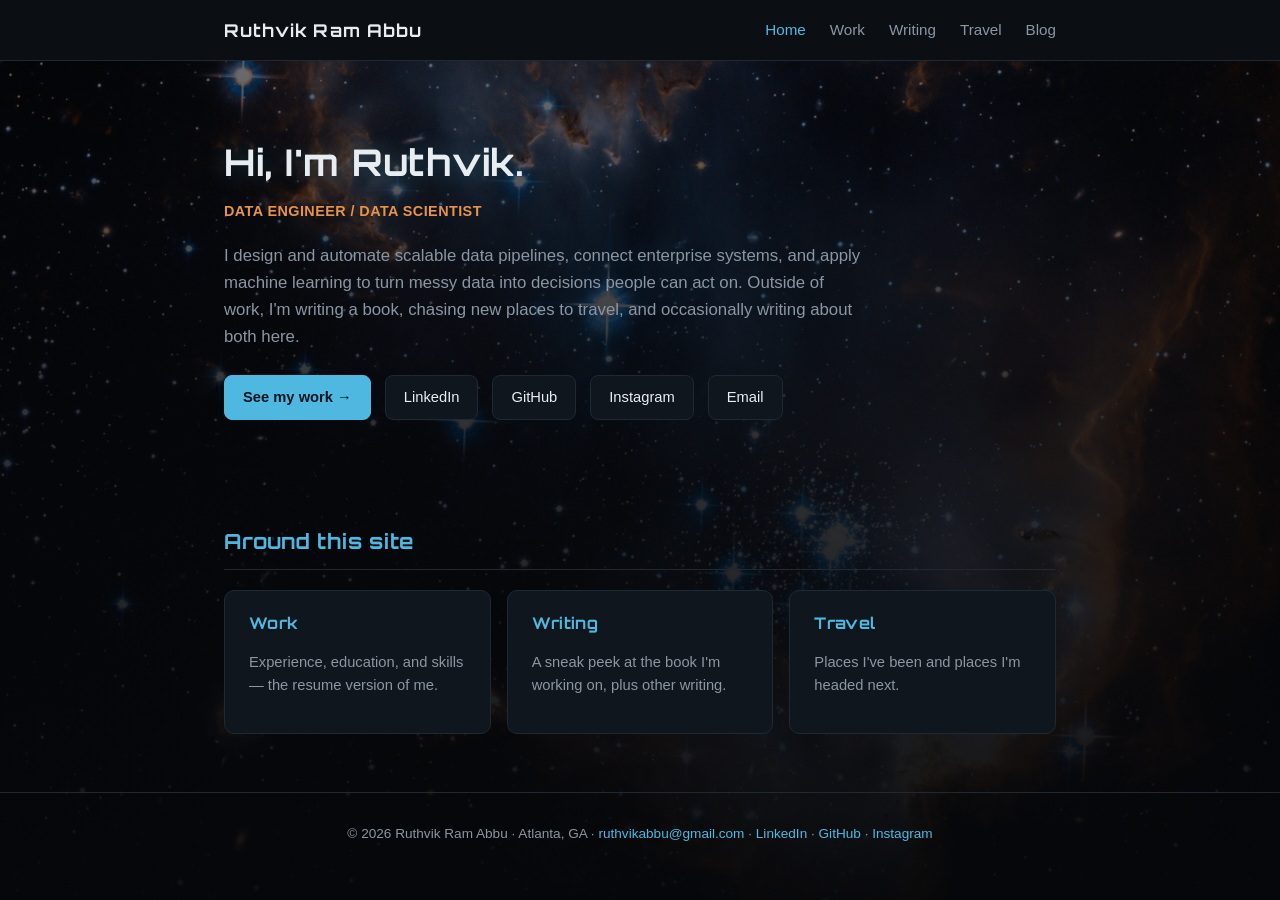
<file: index.html>
<!DOCTYPE html>
<html lang="en">
<head>
<meta charset="UTF-8">
<meta name="viewport" content="width=device-width, initial-scale=1.0">
<title>Ruthvik Ram Abbu</title>
<link rel="stylesheet" href="css/style.css">
</head>
<body class="page-index">
<header class="site-header">
  <nav class="nav">
    <a class="brand" href="index.html">Ruthvik Ram Abbu</a>
    <ul>
      <li><a class="active" href="index.html">Home</a></li>
      <li><a href="work.html">Work</a></li>
      <li><a href="writing.html">Writing</a></li>
      <li><a href="travel.html">Travel</a></li>
      <li><a href="blog.html">Blog</a></li>
    </ul>
  </nav>
</header>

<main>
  <div class="wrap">
    <section class="hero">
      <h1>Hi, I'm Ruthvik.</h1>
      <div class="role">Data Engineer / Data Scientist</div>
      <p class="lead">
        I design and automate scalable data pipelines, connect enterprise systems, and apply
        machine learning to turn messy data into decisions people can act on. Outside of work,
        I'm writing a book, chasing new places to travel, and occasionally writing about both here.
      </p>
      <div class="links-row">
        <a class="btn primary" href="work.html">See my work &rarr;</a>
        <a class="btn" href="https://www.linkedin.com/in/ruthvik-ram-abbu/" target="_blank" rel="noopener">LinkedIn</a>
        <a class="btn" href="https://github.com/abburk19" target="_blank" rel="noopener">GitHub</a>
        <a class="btn" href="https://www.instagram.com/ruthvikabbu/" target="_blank" rel="noopener">Instagram</a>
        <a class="btn" href="mailto:ruthvikabbu@gmail.com">Email</a>
      </div>
    </section>

    <section>
      <h2>Around this site</h2>
      <div class="grid-3">
        <div class="card">
          <h3><a href="work.html">Work</a></h3>
          <p style="color:var(--text-dim); font-size:0.92rem;">Experience, education, and skills &mdash; the resume version of me.</p>
        </div>
        <div class="card">
          <h3><a href="writing.html">Writing</a></h3>
          <p style="color:var(--text-dim); font-size:0.92rem;">A sneak peek at the book I'm working on, plus other writing.</p>
        </div>
        <div class="card">
          <h3><a href="travel.html">Travel</a></h3>
          <p style="color:var(--text-dim); font-size:0.92rem;">Places I've been and places I'm headed next.</p>
        </div>
      </div>
    </section>
  </div>
</main>

<footer>
  <div class="wrap">
    &copy; 2026 Ruthvik Ram Abbu &middot; Atlanta, GA &middot; <a href="mailto:ruthvikabbu@gmail.com">ruthvikabbu@gmail.com</a> &middot; <a href="https://www.linkedin.com/in/ruthvik-ram-abbu/" target="_blank" rel="noopener">LinkedIn</a> &middot; <a href="https://github.com/abburk19" target="_blank" rel="noopener">GitHub</a> &middot; <a href="https://www.instagram.com/ruthvikabbu/" target="_blank" rel="noopener">Instagram</a>
  </div>
</footer>
</body>
</html>
</file>
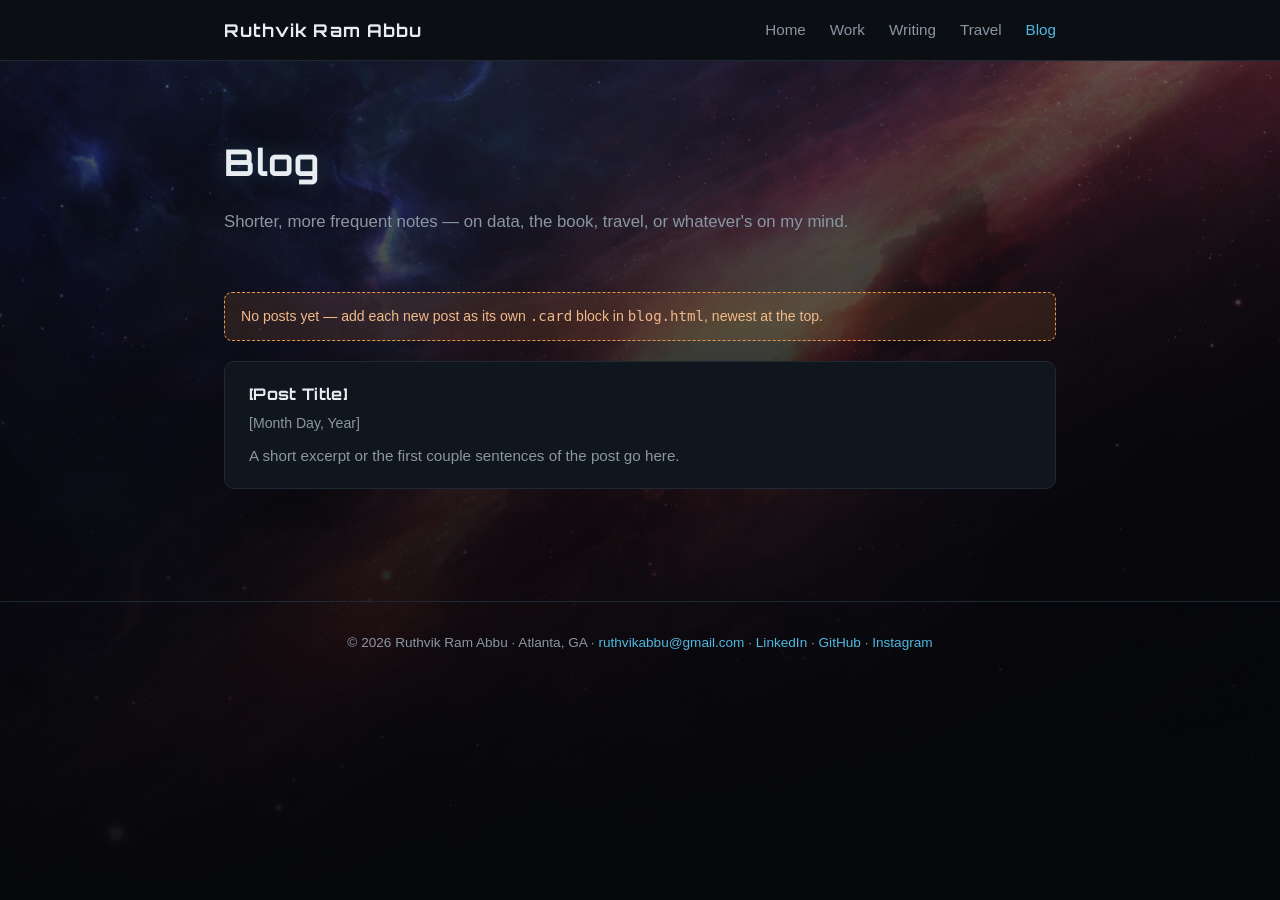
<file: blog.html>
<!DOCTYPE html>
<html lang="en">
<head>
<meta charset="UTF-8">
<meta name="viewport" content="width=device-width, initial-scale=1.0">
<title>Blog | Ruthvik Ram Abbu</title>
<link rel="stylesheet" href="css/style.css">
</head>
<body class="page-blog">
  <header class="site-header">
  <nav class="nav">
    <a class="brand" href="index.html">Ruthvik Ram Abbu</a>
    <ul>
      <li><a href="index.html">Home</a></li>
      <li><a href="work.html">Work</a></li>
      <li><a href="writing.html">Writing</a></li>
      <li><a href="travel.html">Travel</a></li>
      <li><a class="active" href="blog.html">Blog</a></li>
    </ul>
  </nav>
</header>

<main>
  <div class="wrap">
    <section class="hero" style="padding-bottom:0;">
      <h1>Blog</h1>
      <p class="lead">Shorter, more frequent notes &mdash; on data, the book, travel, or whatever's on my mind.</p>
    </section>

    <section>
<div class="placeholder-note" id="blog-placeholder-note">        No posts yet &mdash; add each new post as its own <code>.card</code> block in <code>blog.html</code>,
        newest at the top.
      </div>

      <div id="posts-list">
        <div class="card">
        <h3>[Post Title]</h3>
        <div class="meta">[Month Day, Year]</div>
        <p style="color:var(--text-dim); font-size:0.95rem; margin:0;">A short excerpt or the first couple sentences of the post go here.</p>
      </div>
      </div>
    </section>
  </div>
</main>

<footer>
  <div class="wrap">
    &copy; 2026 Ruthvik Ram Abbu &middot; Atlanta, GA &middot; <a href="mailto:ruthvikabbu@gmail.com">ruthvikabbu@gmail.com</a> &middot; <a href="https://www.linkedin.com/in/ruthvik-ram-abbu/" target="_blank" rel="noopener">LinkedIn</a> &middot; <a href="https://github.com/abburk19" target="_blank" rel="noopener">GitHub</a> &middot; <a href="https://www.instagram.com/ruthvikabbu/" target="_blank" rel="noopener">Instagram</a>
  </div>
</footer>
<script src="js/site-data.js"></script>
</body>
</html>
</file>
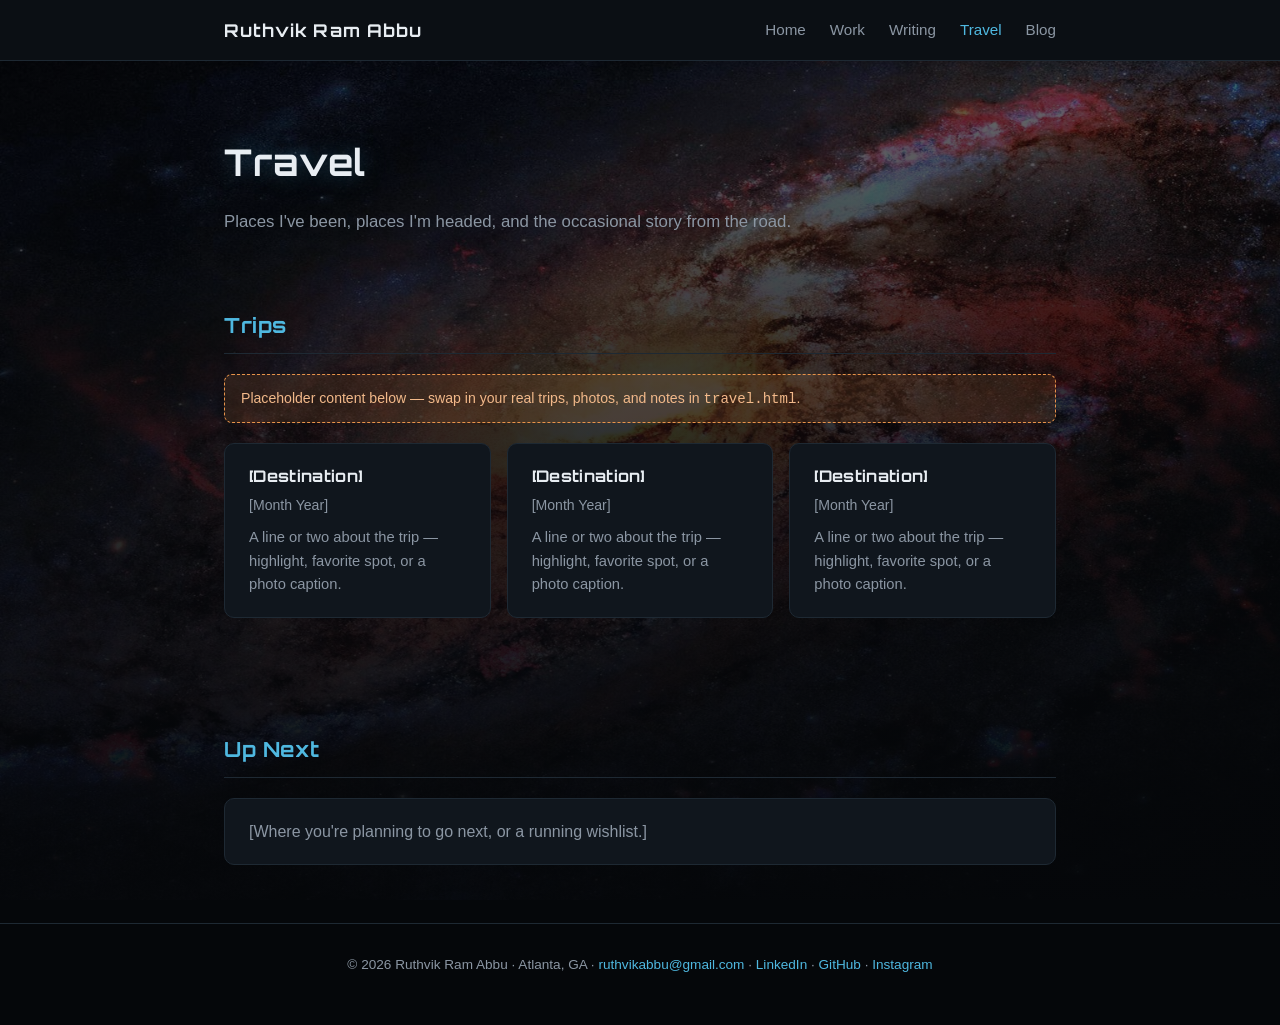
<file: travel.html>
<!DOCTYPE html>
<html lang="en">
<head>
<meta charset="UTF-8">
<meta name="viewport" content="width=device-width, initial-scale=1.0">
<title>Travel | Ruthvik Ram Abbu</title>
<link rel="stylesheet" href="css/style.css">
</head>
<body class="page-travel">
  <header class="site-header">
  <nav class="nav">
    <a class="brand" href="index.html">Ruthvik Ram Abbu</a>
    <ul>
      <li><a href="index.html">Home</a></li>
      <li><a href="work.html">Work</a></li>
      <li><a href="writing.html">Writing</a></li>
      <li><a class="active" href="travel.html">Travel</a></li>
      <li><a href="blog.html">Blog</a></li>
    </ul>
  </nav>
</header>

<main>
  <div class="wrap">
    <section class="hero" style="padding-bottom:0;">
      <h1>Travel</h1>
      <p class="lead">Places I've been, places I'm headed, and the occasional story from the road.</p>
    </section>

    <section>
      <h2>Trips</h2>

<div class="placeholder-note" id="trips-placeholder-note">        Placeholder content below &mdash; swap in your real trips, photos, and notes in <code>travel.html</code>.
      </div>

<div class="grid-3" id="trips-grid">        <div class="card">
          <h3>[Destination]</h3>
          <div class="meta">[Month Year]</div>
          <p style="color:var(--text-dim); font-size:0.92rem; margin:0;">A line or two about the trip &mdash; highlight, favorite spot, or a photo caption.</p>
        </div>
        <div class="card">
          <h3>[Destination]</h3>
          <div class="meta">[Month Year]</div>
          <p style="color:var(--text-dim); font-size:0.92rem; margin:0;">A line or two about the trip &mdash; highlight, favorite spot, or a photo caption.</p>
        </div>
        <div class="card">
          <h3>[Destination]</h3>
          <div class="meta">[Month Year]</div>
          <p style="color:var(--text-dim); font-size:0.92rem; margin:0;">A line or two about the trip &mdash; highlight, favorite spot, or a photo caption.</p>
        </div>
      </div>
    </section>

    <section>
      <h2>Up Next</h2>
      <div class="card">
        <p style="color:var(--text-dim); margin:0;">[Where you're planning to go next, or a running wishlist.]</p>
      </div>
    </section>
  </div>
</main>

<footer>
  <div class="wrap">
    &copy; 2026 Ruthvik Ram Abbu &middot; Atlanta, GA &middot; <a href="mailto:ruthvikabbu@gmail.com">ruthvikabbu@gmail.com</a> &middot; <a href="https://www.linkedin.com/in/ruthvik-ram-abbu/" target="_blank" rel="noopener">LinkedIn</a> &middot; <a href="https://github.com/abburk19" target="_blank" rel="noopener">GitHub</a> &middot; <a href="https://www.instagram.com/ruthvikabbu/" target="_blank" rel="noopener">Instagram</a>
  </div>
</footer>
<script src="js/site-data.js"></script>
</body>
</html>
</file>
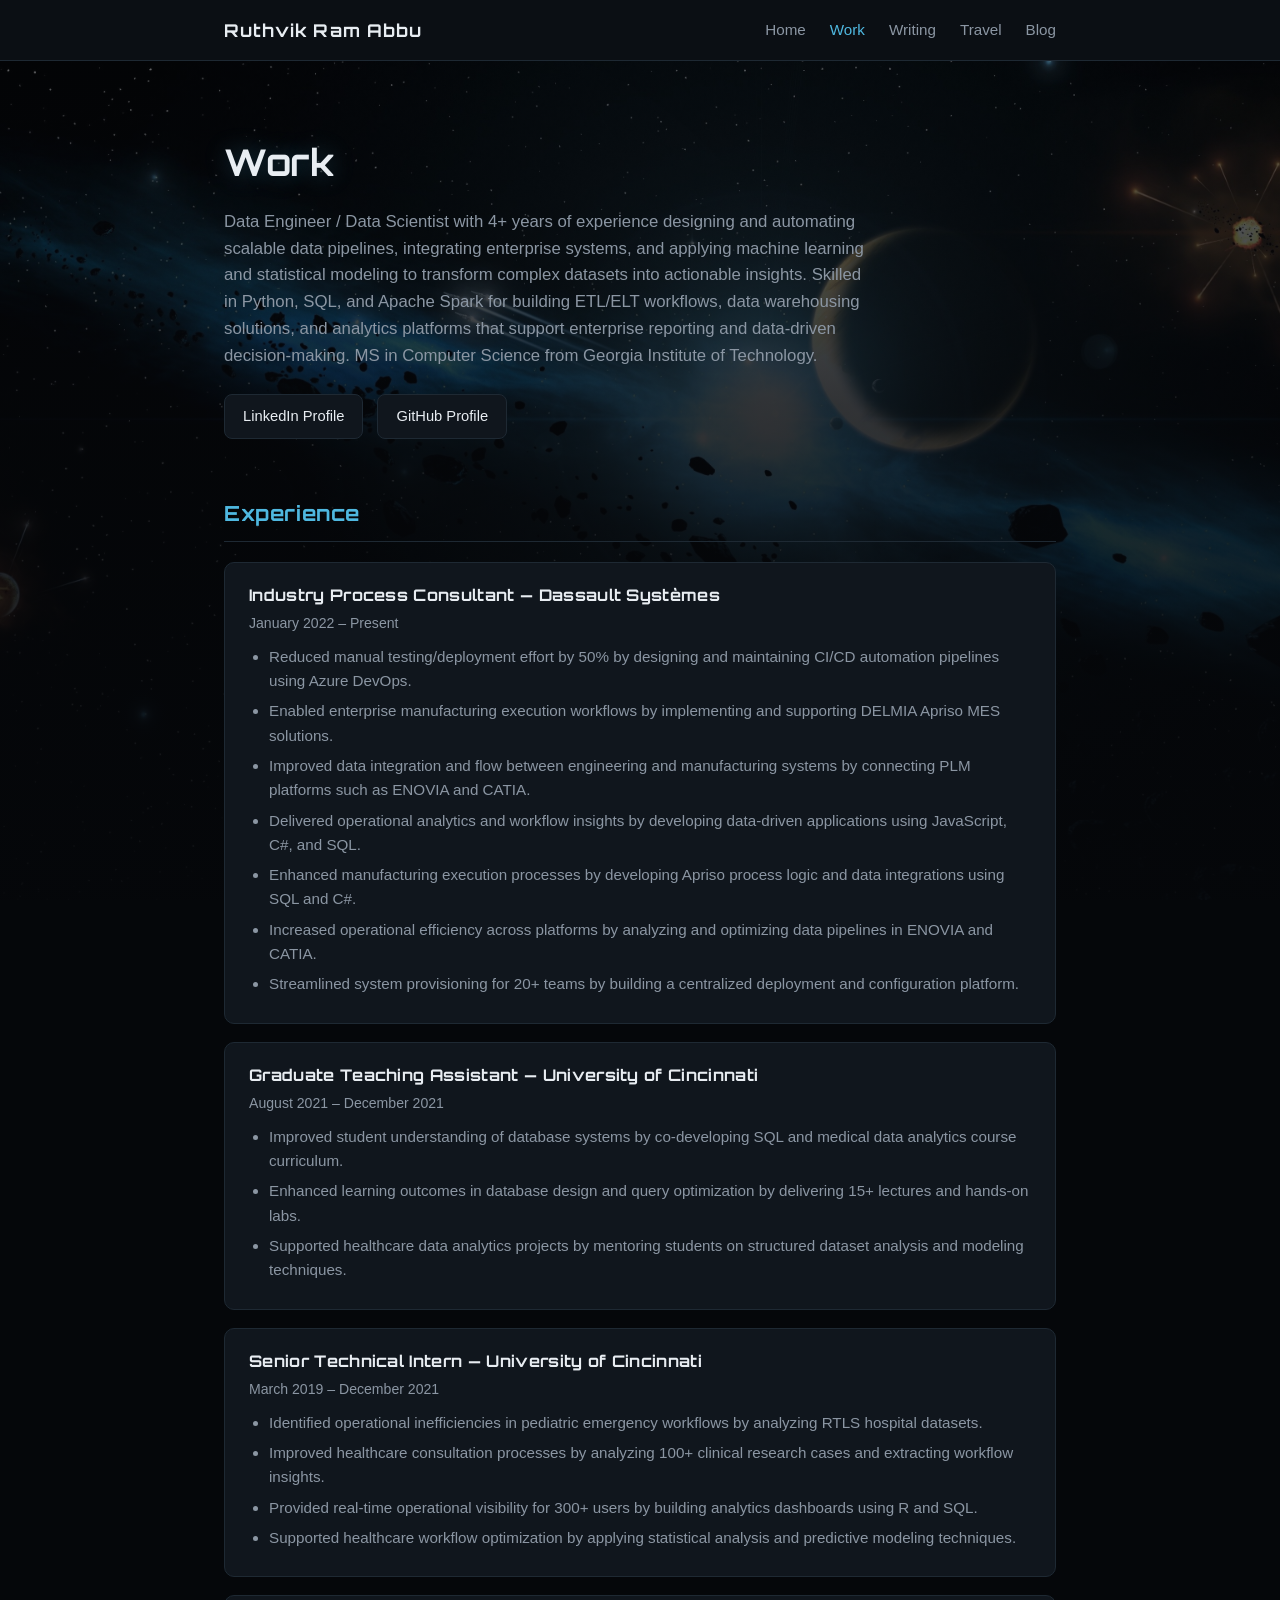
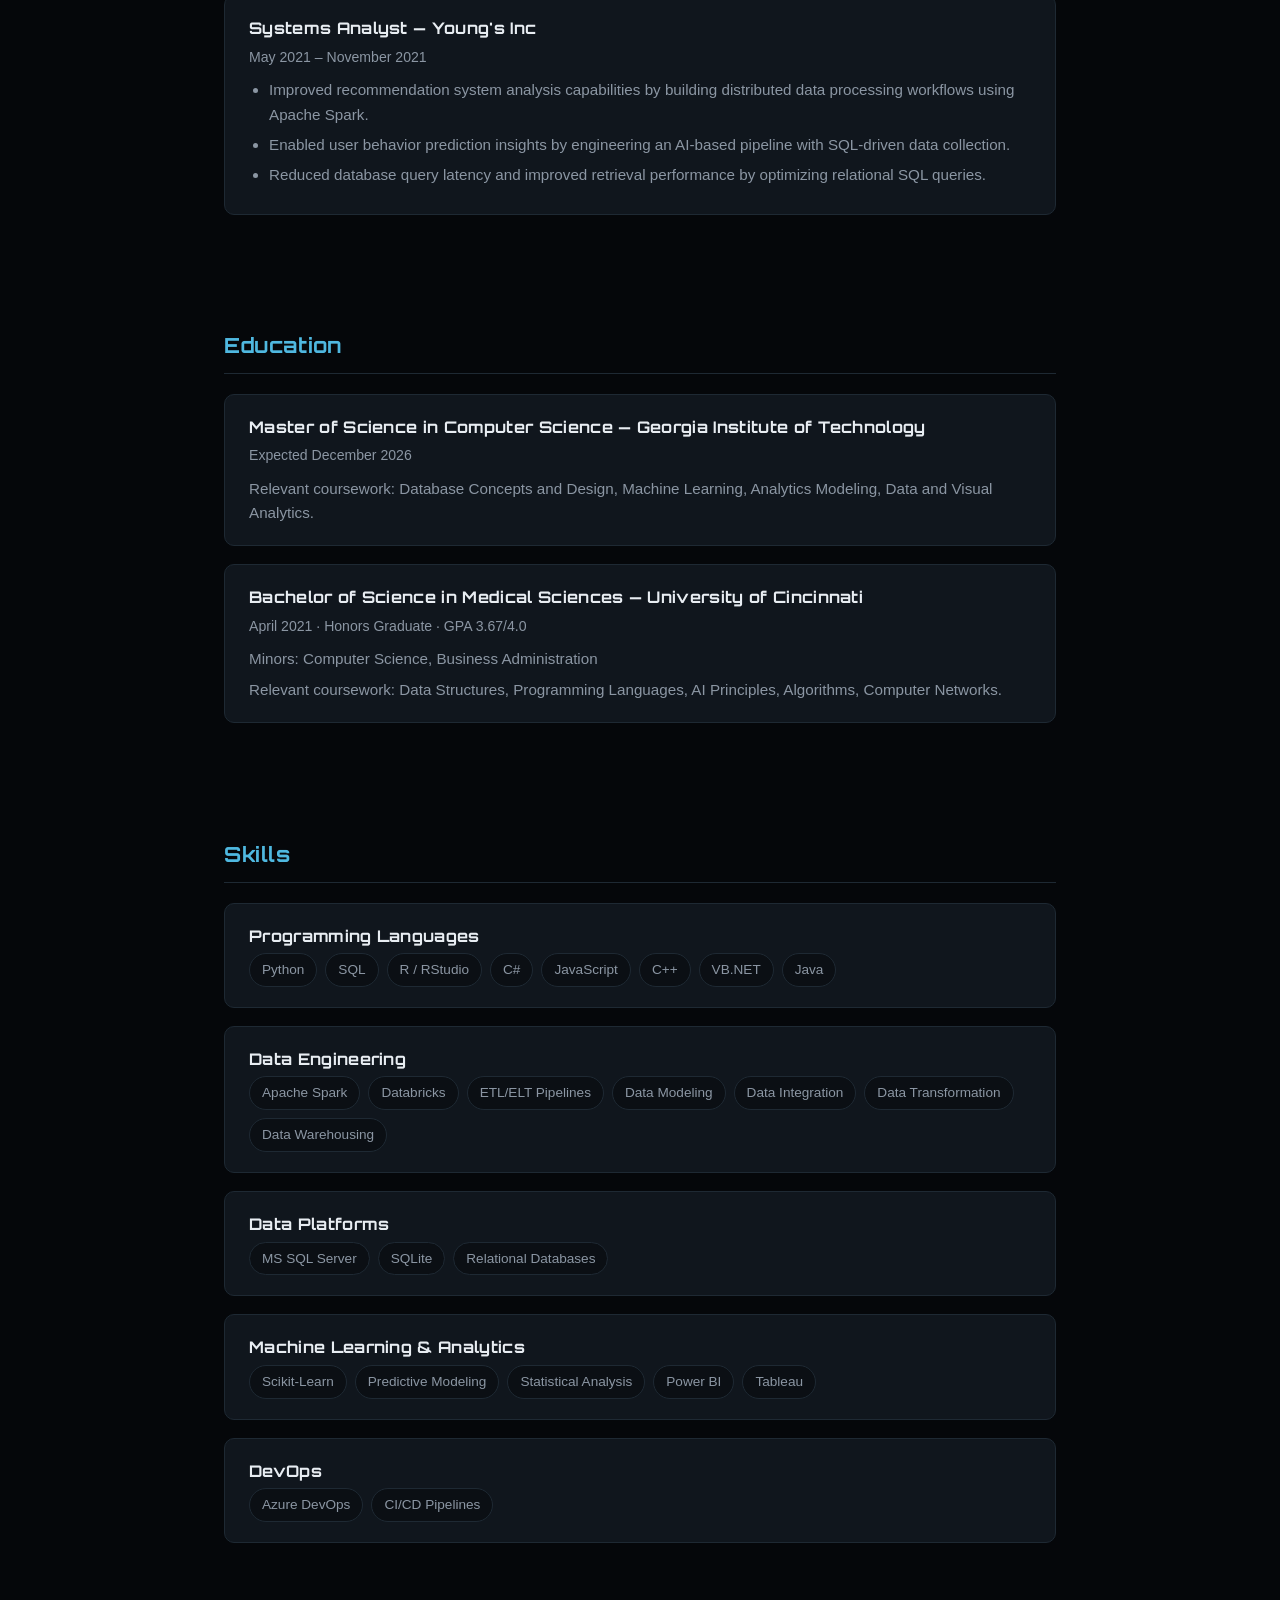
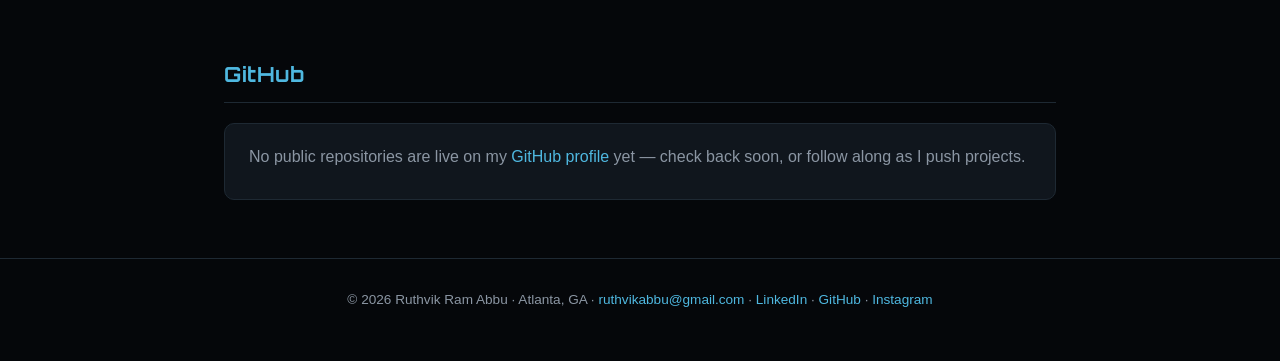
<file: work.html>
<!DOCTYPE html>
<html lang="en">
<head>
<meta charset="UTF-8">
<meta name="viewport" content="width=device-width, initial-scale=1.0">
<title>Work | Ruthvik Ram Abbu</title>
<link rel="stylesheet" href="css/style.css">
</head>
<body class="page-work">
  <header class="site-header">
  <nav class="nav">
    <a class="brand" href="index.html">Ruthvik Ram Abbu</a>
    <ul>
      <li><a href="index.html">Home</a></li>
      <li><a class="active" href="work.html">Work</a></li>
      <li><a href="writing.html">Writing</a></li>
      <li><a href="travel.html">Travel</a></li>
      <li><a href="blog.html">Blog</a></li>
    </ul>
  </nav>
</header>

<main>
  <div class="wrap">
    <section class="hero" style="padding-bottom:0;">
      <h1>Work</h1>
      <p class="lead">
        Data Engineer / Data Scientist with 4+ years of experience designing and automating
        scalable data pipelines, integrating enterprise systems, and applying machine learning
        and statistical modeling to transform complex datasets into actionable insights.
        Skilled in Python, SQL, and Apache Spark for building ETL/ELT workflows, data warehousing
        solutions, and analytics platforms that support enterprise reporting and data-driven
        decision-making. MS in Computer Science from Georgia Institute of Technology.
      </p>
      <div class="links-row">
        <a class="btn" href="https://www.linkedin.com/in/ruthvik-ram-abbu/" target="_blank" rel="noopener">LinkedIn Profile</a>
        <a class="btn" href="https://github.com/abburk19" target="_blank" rel="noopener">GitHub Profile</a>
      </div>
    </section>

    <section>
      <h2>Experience</h2>

      <div class="card">
        <h3>Industry Process Consultant &mdash; Dassault Syst&egrave;mes</h3>
        <div class="meta">January 2022 &ndash; Present</div>
        <ul>
          <li>Reduced manual testing/deployment effort by 50% by designing and maintaining CI/CD automation pipelines using Azure DevOps.</li>
          <li>Enabled enterprise manufacturing execution workflows by implementing and supporting DELMIA Apriso MES solutions.</li>
          <li>Improved data integration and flow between engineering and manufacturing systems by connecting PLM platforms such as ENOVIA and CATIA.</li>
          <li>Delivered operational analytics and workflow insights by developing data-driven applications using JavaScript, C#, and SQL.</li>
          <li>Enhanced manufacturing execution processes by developing Apriso process logic and data integrations using SQL and C#.</li>
          <li>Increased operational efficiency across platforms by analyzing and optimizing data pipelines in ENOVIA and CATIA.</li>
          <li>Streamlined system provisioning for 20+ teams by building a centralized deployment and configuration platform.</li>
        </ul>
      </div>

      <div class="card">
        <h3>Graduate Teaching Assistant &mdash; University of Cincinnati</h3>
        <div class="meta">August 2021 &ndash; December 2021</div>
        <ul>
          <li>Improved student understanding of database systems by co-developing SQL and medical data analytics course curriculum.</li>
          <li>Enhanced learning outcomes in database design and query optimization by delivering 15+ lectures and hands-on labs.</li>
          <li>Supported healthcare data analytics projects by mentoring students on structured dataset analysis and modeling techniques.</li>
        </ul>
      </div>

      <div class="card">
        <h3>Senior Technical Intern &mdash; University of Cincinnati</h3>
        <div class="meta">March 2019 &ndash; December 2021</div>
        <ul>
          <li>Identified operational inefficiencies in pediatric emergency workflows by analyzing RTLS hospital datasets.</li>
          <li>Improved healthcare consultation processes by analyzing 100+ clinical research cases and extracting workflow insights.</li>
          <li>Provided real-time operational visibility for 300+ users by building analytics dashboards using R and SQL.</li>
          <li>Supported healthcare workflow optimization by applying statistical analysis and predictive modeling techniques.</li>
        </ul>
      </div>

      <div class="card">
        <h3>Systems Analyst &mdash; Young's Inc</h3>
        <div class="meta">May 2021 &ndash; November 2021</div>
        <ul>
          <li>Improved recommendation system analysis capabilities by building distributed data processing workflows using Apache Spark.</li>
          <li>Enabled user behavior prediction insights by engineering an AI-based pipeline with SQL-driven data collection.</li>
          <li>Reduced database query latency and improved retrieval performance by optimizing relational SQL queries.</li>
        </ul>
      </div>
    </section>

    <section>
      <h2>Education</h2>

      <div class="card">
        <h3>Master of Science in Computer Science &mdash; Georgia Institute of Technology</h3>
        <div class="meta">Expected December 2026</div>
        <p style="color:var(--text-dim); font-size:0.95rem; margin:0;">Relevant coursework: Database Concepts and Design, Machine Learning, Analytics Modeling, Data and Visual Analytics.</p>
      </div>

      <div class="card">
        <h3>Bachelor of Science in Medical Sciences &mdash; University of Cincinnati</h3>
        <div class="meta">April 2021 &middot; Honors Graduate &middot; GPA 3.67/4.0</div>
        <p style="color:var(--text-dim); font-size:0.95rem; margin:0 0 6px;">Minors: Computer Science, Business Administration</p>
        <p style="color:var(--text-dim); font-size:0.95rem; margin:0;">Relevant coursework: Data Structures, Programming Languages, AI Principles, Algorithms, Computer Networks.</p>
      </div>
    </section>

    <section>
      <h2>Skills</h2>
      <div class="card">
        <h3>Programming Languages</h3>
        <div class="tag-grid">
          <span class="tag">Python</span><span class="tag">SQL</span><span class="tag">R / RStudio</span>
          <span class="tag">C#</span><span class="tag">JavaScript</span><span class="tag">C++</span>
          <span class="tag">VB.NET</span><span class="tag">Java</span>
        </div>
      </div>
      <div class="card">
        <h3>Data Engineering</h3>
        <div class="tag-grid">
          <span class="tag">Apache Spark</span><span class="tag">Databricks</span><span class="tag">ETL/ELT Pipelines</span>
          <span class="tag">Data Modeling</span><span class="tag">Data Integration</span><span class="tag">Data Transformation</span>
          <span class="tag">Data Warehousing</span>
        </div>
      </div>
      <div class="card">
        <h3>Data Platforms</h3>
        <div class="tag-grid">
          <span class="tag">MS SQL Server</span><span class="tag">SQLite</span><span class="tag">Relational Databases</span>
        </div>
      </div>
      <div class="card">
        <h3>Machine Learning &amp; Analytics</h3>
        <div class="tag-grid">
          <span class="tag">Scikit-Learn</span><span class="tag">Predictive Modeling</span><span class="tag">Statistical Analysis</span>
          <span class="tag">Power BI</span><span class="tag">Tableau</span>
        </div>
      </div>
      <div class="card">
        <h3>DevOps</h3>
        <div class="tag-grid">
          <span class="tag">Azure DevOps</span><span class="tag">CI/CD Pipelines</span>
        </div>
      </div>
    </section>

    <section>
      <h2>GitHub</h2>
      <div class="card">
        <p style="color:var(--text-dim); margin:0 0 10px;">
          No public repositories are live on my <a href="https://github.com/abburk19" target="_blank" rel="noopener">GitHub profile</a> yet &mdash;
          check back soon, or follow along as I push projects.
        </p>
      </div>
    </section>
  </div>
</main>

<footer>
  <div class="wrap">
    &copy; 2026 Ruthvik Ram Abbu &middot; Atlanta, GA &middot; <a href="mailto:ruthvikabbu@gmail.com">ruthvikabbu@gmail.com</a> &middot; <a href="https://www.linkedin.com/in/ruthvik-ram-abbu/" target="_blank" rel="noopener">LinkedIn</a> &middot; <a href="https://github.com/abburk19" target="_blank" rel="noopener">GitHub</a> &middot; <a href="https://www.instagram.com/ruthvikabbu/" target="_blank" rel="noopener">Instagram</a>
  </div>
</footer>
</body>
</html>
</file>
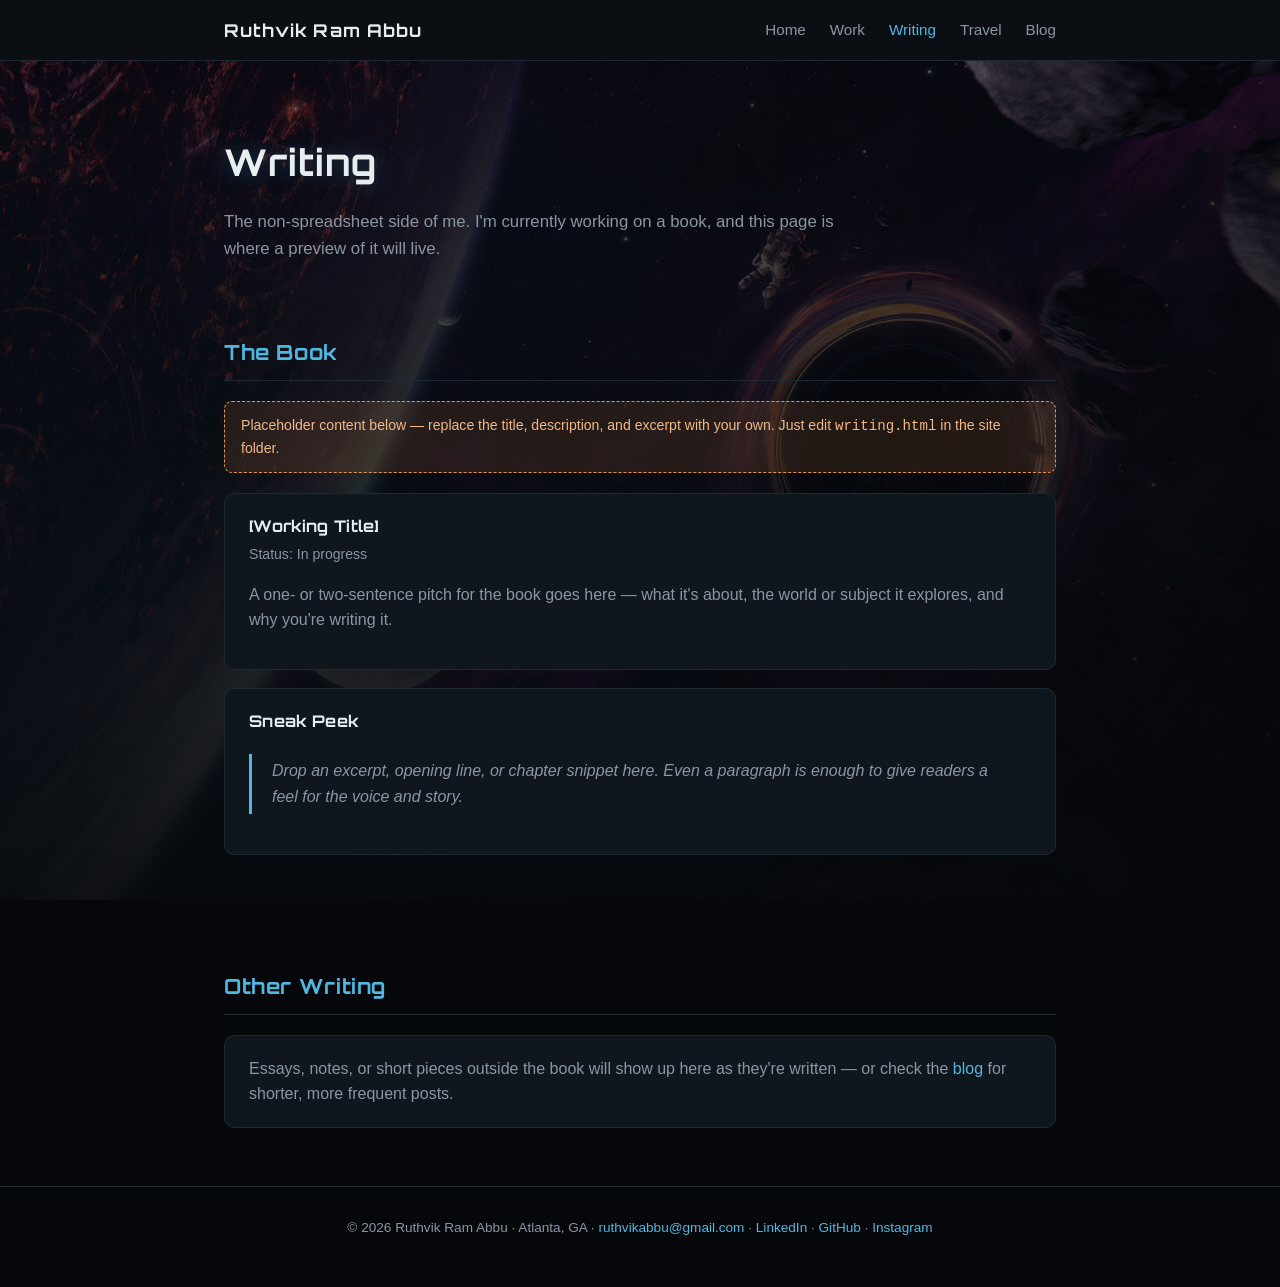
<file: writing.html>
<!DOCTYPE html>
<html lang="en">
<head>
<meta charset="UTF-8">
<meta name="viewport" content="width=device-width, initial-scale=1.0">
<title>Writing | Ruthvik Ram Abbu</title>
<link rel="stylesheet" href="css/style.css">
</head>
<body class="page-writing">
  <header class="site-header">
  <nav class="nav">
    <a class="brand" href="index.html">Ruthvik Ram Abbu</a>
    <ul>
      <li><a href="index.html">Home</a></li>
      <li><a href="work.html">Work</a></li>
      <li><a class="active" href="writing.html">Writing</a></li>
      <li><a href="travel.html">Travel</a></li>
      <li><a href="blog.html">Blog</a></li>
    </ul>
  </nav>
</header>

<main>
  <div class="wrap">
    <section class="hero" style="padding-bottom:0;">
      <h1>Writing</h1>
      <p class="lead">The non-spreadsheet side of me. I'm currently working on a book, and this page is where a preview of it will live.</p>
    </section>

    <section>
      <h2>The Book</h2>

      <div class="placeholder-note">
        Placeholder content below &mdash; replace the title, description, and excerpt with your own.
        Just edit <code>writing.html</code> in the site folder.
      </div>

      <div class="card">
        <h3>[Working Title]</h3>
        <div class="meta">Status: In progress</div>
        <p style="color:var(--text-dim);">
          A one- or two-sentence pitch for the book goes here &mdash; what it's about, the world or
          subject it explores, and why you're writing it.
        </p>
      </div>

      <div class="card">
        <h3>Sneak Peek</h3>
        <blockquote>
          Drop an excerpt, opening line, or chapter snippet here. Even a paragraph is enough to
          give readers a feel for the voice and story.
        </blockquote>
      </div>
    </section>

    <section>
      <h2>Other Writing</h2>
      <div class="card">
        <p style="color:var(--text-dim); margin:0;">
          Essays, notes, or short pieces outside the book will show up here as they're written &mdash;
          or check the <a href="blog.html">blog</a> for shorter, more frequent posts.
        </p>
      </div>
    </section>
  </div>
</main>

<footer>
  <div class="wrap">
    &copy; 2026 Ruthvik Ram Abbu &middot; Atlanta, GA &middot; <a href="mailto:ruthvikabbu@gmail.com">ruthvikabbu@gmail.com</a> &middot; <a href="https://www.linkedin.com/in/ruthvik-ram-abbu/" target="_blank" rel="noopener">LinkedIn</a> &middot; <a href="https://github.com/abburk19" target="_blank" rel="noopener">GitHub</a> &middot; <a href="https://www.instagram.com/ruthvikabbu/" target="_blank" rel="noopener">Instagram</a>
  </div>
</footer>
</body>
</html>
</file>
<file: css/style.css>
@import url('https://fonts.googleapis.com/css2?family=Orbitron:wght@600;700&display=swap');

:root {
        --bg: #05070a;
        --bg-soft: #0b0f14;
        --card: #10161d;
        --text: #e8edf2;
        --text-dim: #8b96a3;
        --accent: #4fb8e0;
        --accent-2: #e8934a;
        --border: #1e2933;
        --maxw: 880px;
        --font-display: 'Orbitron', 'Segoe UI', sans-serif;
}

* { box-sizing: border-box; }

html { scroll-behavior: smooth; }

body {
          margin: 0;
          font-family: "Segoe UI", -apple-system, BlinkMacSystemFont, Roboto, Helvetica, Arial, sans-serif;
          background-image:
            linear-gradient(180deg, rgba(5, 7, 10, 0.55) 0%, rgba(5, 7, 10, 0.82) 45%, rgba(5, 7, 10, 0.96) 100%),
                      var(--page-bg, none);
          background-size: cover;
          background-position: center;
          background-repeat: no-repeat;
          background-attachment: fixed;
          background-color: var(--bg);
          color: var(--text);
          line-height: 1.6;
}

body.page-index   { --page-bg: url('../Background%20images/wp12481909-dark-space-4k-wallpapers.jpg'); }
body.page-work    { --page-bg: url('../Background%20images/wp12489447-4k-desktop-space-wallpapers.jpg'); }
body.page-writing { --page-bg: url('../Background%20images/wp12251869-interstellar-space-wallpapers.jpg'); }
body.page-travel  { --page-bg: url('../Background%20images/wp12665976-deep-space-4k-wallpapers.jpg'); }
body.page-blog    { --page-bg: url('../Background%20images/wp12560083-4k-astronomy-wallpapers.jpg'); }

a { color: var(--accent); text-decoration: none; }
a:hover { text-decoration: underline; }

.wrap {
        max-width: var(--maxw);
        margin: 0 auto;
        padding: 0 24px;
}

header.site-header {
        border-bottom: 1px solid var(--border);
        background: var(--bg-soft);
        position: sticky;
        top: 0;
        z-index: 10;
}

.nav {
        display: flex;
        align-items: center;
        justify-content: space-between;
        max-width: var(--maxw);
        margin: 0 auto;
        padding: 16px 24px;
}

.nav .brand {
        font-family: var(--font-display);
        font-weight: 700;
        font-size: 1.1rem;
        color: var(--text);
        letter-spacing: 0.06em;
}

.nav .brand:hover { text-decoration: none; color: var(--accent); }

.nav ul {
        list-style: none;
        display: flex;
        gap: 24px;
        margin: 0;
        padding: 0;
}

.nav ul li a {
        color: var(--text-dim);
        font-size: 0.95rem;
}

.nav ul li a.active,
.nav ul li a:hover {
        color: var(--accent);
}

main { min-height: 60vh; }

.hero {
        padding: 72px 0 48px;
}

.hero h1 {
        font-family: var(--font-display);
        font-size: 2.3rem;
        letter-spacing: 0.02em;
        margin: 0 0 8px;
        text-shadow: 0 0 24px rgba(79, 184, 224, 0.3);
}

.hero .role {
        color: var(--accent-2);
        font-weight: 600;
        letter-spacing: 0.03em;
        text-transform: uppercase;
        font-size: 0.9rem;
        margin-bottom: 20px;
}

.hero p.lead {
        color: var(--text-dim);
        max-width: 640px;
        font-size: 1.05rem;
}

.links-row {
        display: flex;
        gap: 14px;
        margin-top: 24px;
        flex-wrap: wrap;
}

.btn {
        display: inline-flex;
        align-items: center;
        gap: 8px;
        padding: 10px 18px;
        border-radius: 8px;
        border: 1px solid var(--border);
        color: var(--text);
        font-size: 0.92rem;
        background: var(--card);
}

.btn:hover { border-color: var(--accent); text-decoration: none; color: var(--accent); }

.btn.primary {
        background: var(--accent);
        color: #04141c;
        border-color: var(--accent);
        font-weight: 600;
}

.btn.primary:hover { color: #04141c; opacity: 0.9; }

section { padding: 40px 0; }

section h2 {
        font-family: var(--font-display);
        color: var(--accent);
        font-size: 1.3rem;
        letter-spacing: 0.03em;
        margin-bottom: 20px;
        border-bottom: 1px solid var(--border);
        padding-bottom: 10px;
}

.card {
        background: var(--card);
        border: 1px solid var(--border);
        border-radius: 10px;
        padding: 20px 24px;
        margin-bottom: 18px;
}

.card img {
          width: 100%;
          height: 160px;
          object-fit: cover;
          border-radius: 6px;
          margin-bottom: 12px;
          display: block;
}

.card h3 {
        font-family: var(--font-display);
        color: var(--text);
        margin: 0 0 4px;
        font-size: 1rem;
        letter-spacing: 0.02em;
}

.card .meta {
        color: var(--text-dim);
        font-size: 0.88rem;
        margin-bottom: 10px;
}

.card ul {
        margin: 8px 0 0;
        padding-left: 20px;
}

.card ul li { margin-bottom: 6px; color: var(--text-dim); font-size: 0.95rem; }

.tag-grid {
        display: flex;
        flex-wrap: wrap;
        gap: 8px;
}

.tag {
        background: var(--bg-soft);
        border: 1px solid var(--border);
        padding: 5px 12px;
        border-radius: 999px;
        font-size: 0.85rem;
        color: var(--text-dim);
}

.grid-3 {
        display: grid;
        grid-template-columns: repeat(3, 1fr);
        gap: 16px;
}

@media (max-width: 700px) {
        .grid-3 { grid-template-columns: 1fr; }
        .nav ul { gap: 14px; }
        .nav { flex-direction: column; gap: 10px; align-items: flex-start; }
}

.placeholder-note {
        border: 1px dashed var(--accent-2);
        background: rgba(232, 147, 74, 0.12);
        color: #f2b98a;
        padding: 12px 16px;
        border-radius: 8px;
        font-size: 0.88rem;
        margin-bottom: 20px;
}

footer {
        border-top: 1px solid var(--border);
        padding: 30px 0 50px;
        color: var(--text-dim);
        font-size: 0.85rem;
        text-align: center;
}

blockquote {
        border-left: 3px solid var(--accent);
        margin: 20px 0;
        padding: 4px 20px;
        color: var(--text-dim);
        font-style: italic;
}


/* ---- Page transitions ---- */

/* Opt in to native cross-document view transitions (Chrome/Edge).
   Browsers without support just navigate normally, no animation. */
@view-transition {
          navigation: auto;
}

@media (prefers-reduced-motion: no-preference) {

  .site-header,
          .hero,
          main section,
          footer {
                      animation: warp-in 0.7s cubic-bezier(0.2, 0.8, 0.2, 1) both;
          }

  .site-header { animation-delay: 0s; }
          .hero { animation-delay: 0.08s; }
          main section:nth-of-type(1) { animation-delay: 0.16s; }
          main section:nth-of-type(2) { animation-delay: 0.22s; }
          main section:nth-of-type(3) { animation-delay: 0.28s; }
          main section:nth-of-type(4) { animation-delay: 0.34s; }
          main section:nth-of-type(5) { animation-delay: 0.4s; }
          footer { animation-delay: 0.42s; }

  @keyframes warp-in {
              0% {
                            opacity: 0;
                            transform: translateY(14px) scale(0.99);
                            filter: blur(4px);
              }
              100% {
                            opacity: 1;
                            transform: translateY(0) scale(1);
                            filter: blur(0);
              }
  }

  ::view-transition-old(root) {
              animation: hyperspace-out 0.55s cubic-bezier(0.4, 0, 0.2, 1) both;
  }

  ::view-transition-new(root) {
              animation: hyperspace-in 0.55s cubic-bezier(0.4, 0, 0.2, 1) both;
  }

  @keyframes hyperspace-out {
              0% {
                            opacity: 1;
                            filter: blur(0) brightness(1);
                            transform: scale(1);
              }
              100% {
                            opacity: 0;
                            filter: blur(10px) brightness(2.4);
                            transform: scale(1.1);
              }
  }

  @keyframes hyperspace-in {
              0% {
                            opacity: 0;
                            filter: blur(10px) brightness(2.4);
                            transform: scale(1.1);
              }
              100% {
                            opacity: 1;
                            filter: blur(0) brightness(1);
                            transform: scale(1);
              }
  }
}
</file>
